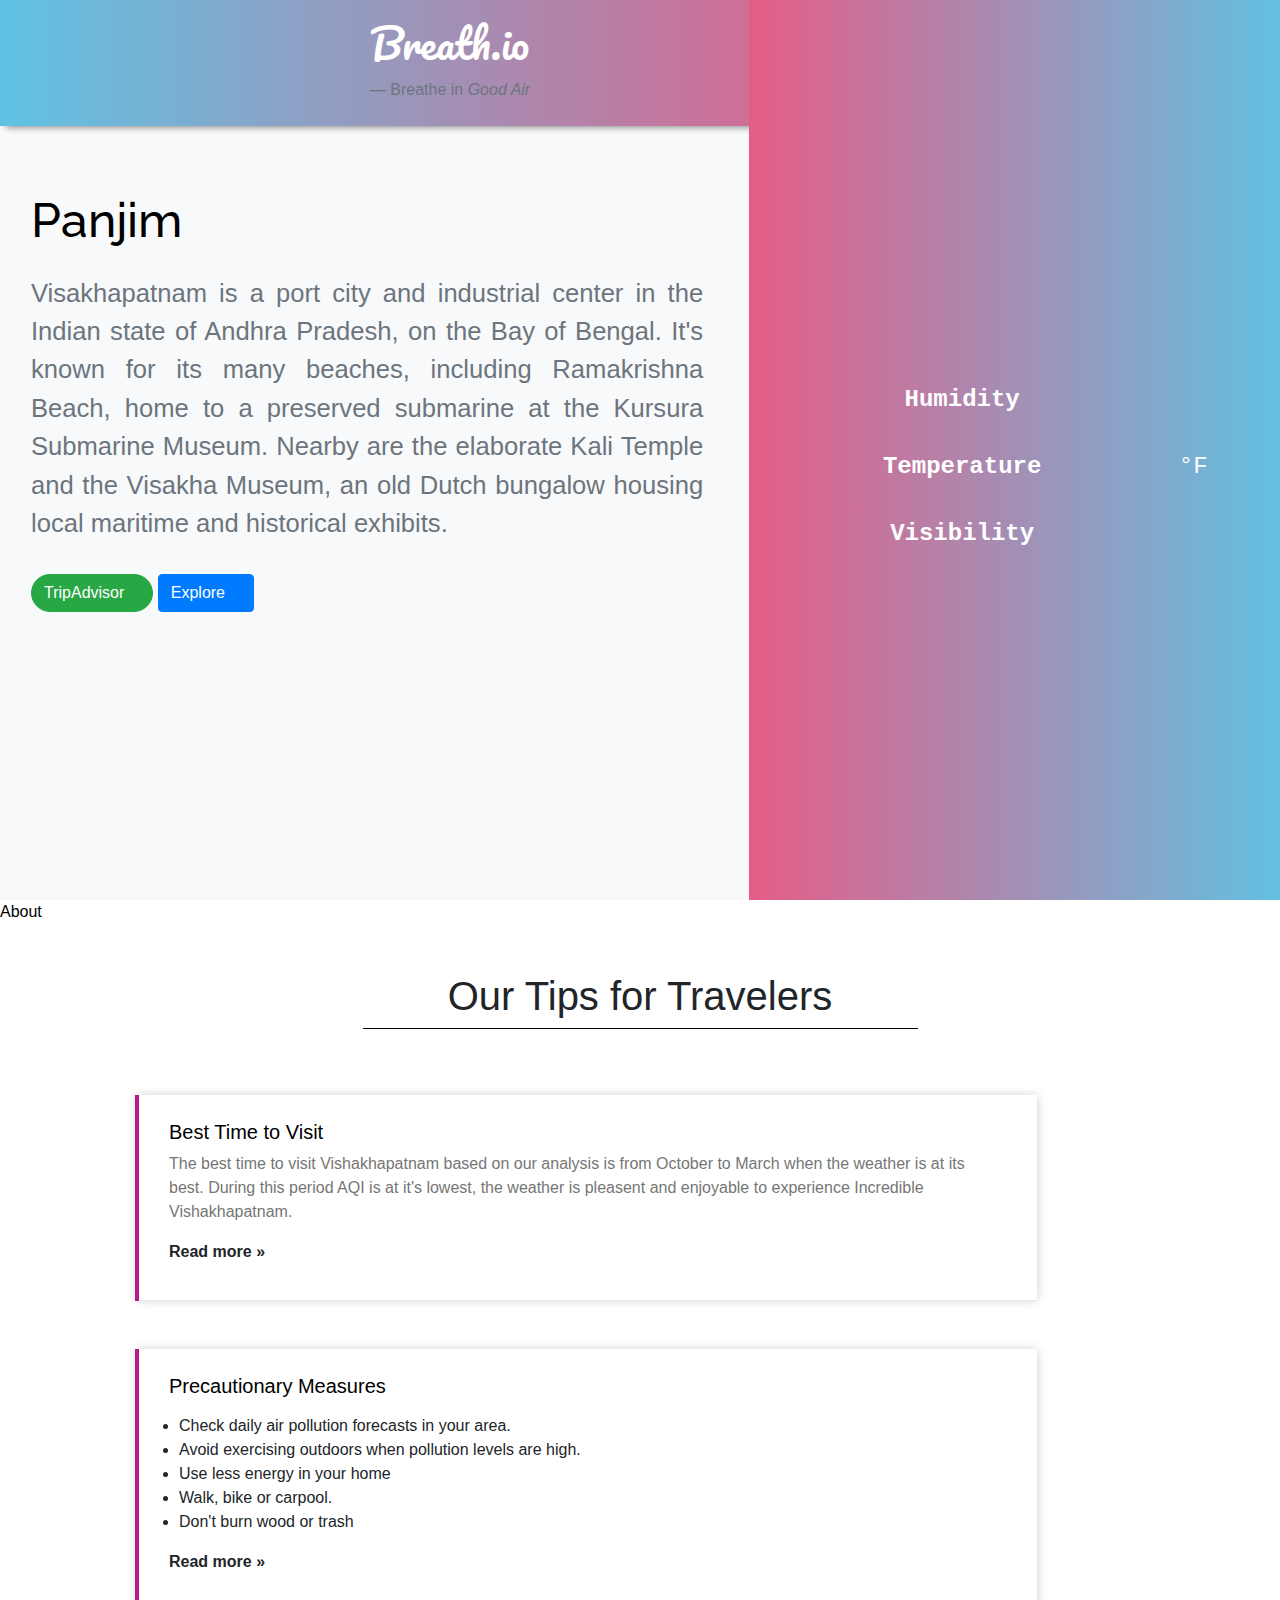
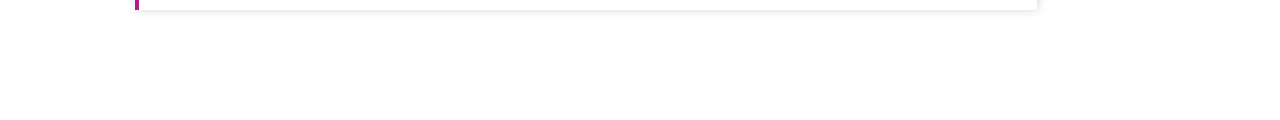
<file: visakhapatnam.html>
<html lang="en">
        <head>
            <meta charset="UTF-8">
            <meta name="viewport" content="width=device-width, initial-scale=1.0">
            <meta http-equiv="X-UA-Compatible" content="ie=edge">
            <title>Breathio</title>
            <link rel="stylesheet" href="css/city.css">
            <link rel="stylesheet" href="https://stackpath.bootstrapcdn.com/bootstrap/4.3.1/css/bootstrap.min.css" integrity="sha384-ggOyR0iXCbMQv3Xipma34MD+dH/1fQ784/j6cY/iJTQUOhcWr7x9JvoRxT2MZw1T" crossorigin="anonymous">
        </head>
        <body>
                <section class="intro">
                        <div class="row">
                             <div class="col-lg-7 col-sm-6 left bg-light">
                                    <nav class="navbar navbar-expand-sm navbar-dark bg-dark " style="width: 900px;">
                                            <div class="container">
                                                <blockquote class="blockquote ml-auto mr-auto">
                                                        <a class="navbar-brand ml-auto mr-auto" id="nav-title" href="index.html">
                                                            Breath.io
                                                        </a>
                                                        <footer class="blockquote-footer">Breathe in <cite title="Source Title">Good Air</cite></footer>
                                                </blockquote>
                                          </div>
                                     </nav>
                                     <div class="container">
                                            <div class="row" style="padding-top: 50px;">
                                                    <div class="col">
                                                        <div class="city-name p-3">
                                                                <h2>Panjim</h2>
                                                                <p class="text-justify text-secondary  mt-4" style="font-size: 1.6rem;">
                                                                        Visakhapatnam is a port city and industrial center in the Indian state of Andhra Pradesh, on the Bay of Bengal. It's known for its many beaches, including Ramakrishna Beach, home to a preserved submarine at the Kursura Submarine Museum. Nearby are the elaborate Kali Temple and the Visakha Museum, an old Dutch bungalow housing local maritime and historical exhibits.
                                                                </p>
                                                                <a class="btn btn-success  mt-3 btnOutline" href="https://www.tripadvisor.in/Tourism-g297588-Visakhapatnam_Visakhapatnam_District_Andhra_Pradesh-Vacations.html" style=" border-radius: 25px;">TripAdvisor<span class="px-2"><i class="fas fa-arrow-right"></i></span></a>
                                                                <a class="btn btn-primary  mt-3 btnOutline" href="#analyze" >Explore<span class="px-2"><i class="fas fa-arrow-right"></i></span></a> 
                                                        </div>
                                                        
                                                    </div>
                                                </div>
                                     </div>
                                    
                              </div>
                              <div class="col-lg-5 sol-sm-5 right" style="padding: 0;">
                                  <div class="overlay">
                                        <div class="location mt-5">
                                                <canvas class="icon" width="238" height="238"></canvas>                                       
                                         </div>
                                         <div class="description mt-3">
                                                <h4 class="temperature-description mt-3"></h4>
                                         </div>    
                                         <table class="table table-dark mt-5" style="background: transparent;">                                       
                                                <tbody>
                                                  <tr>                   
                                                    <td style="border: none;"></td>                          
                                                    <td class="text-center" style="border: none;"><p><b>Humidity</b></p></td>   
                                                                                             
                                                    <td class="pl-5"  style="border: none;"><p class="humidity"></p></td>         
                                                  </tr>
                                                  <tr>                     
                                                        <td style="border: none;"></td>                       
                                                        <td class="text-center" style="border: none;"><p><b>Temperature</b></p></td>                                                         
                                                        <td class="pl-5"  style="border: none;">
                                                            <p class="temp-section" style="cursor: pointer;">
                                                                <span class="temperature-degree"></span> 
                                                                <span class="temp-unit">°F</span>
                                                            </p>
                                                        </td>         
                                                  </tr>
                                                  <tr>    
                                                        <td style="border: none;"></td>                                           
                                                        <td class="text-center" style="border: none;"><p><b>Visibility</b></p></td>                                            
                                                        <td class="pl-5"  style="border: none;"><p class="Visibility"></p></td>               
                                                  </tr>
                                                </tbody>
                                              </table>
                                  </div>
                                
                              </div>
                        </div>
                    </section>
            
            
            
                          <section class="about">
                            <div>
                              <p>
                                About
                              </p>
                            </div>
                          </section>
                          <section>
                                <div class="container">
                                    <div class="header mt-5 mb-3 text-center" style="border-bottom: 1px solid black; width:50%; margin-left: auto; margin-right: auto;">
                                        <h1 class="display-5" >Our Tips for Travelers</h1>
                                        
                                    </div>
                                    <div class="row">
                                        
                                        <div class="col-lg-7">
                                              <div class="inner-wrapper">
                                                      <div class="article-preview">                                             
                                                        <h3 class="article-h1"><a href="">Best Time to Visit</a></h3> <!-- Artikelnamnet-->
                                                        <p class="article-p"> 
                                                              The best time to visit Vishakhapatnam based on  our analysis is from October to March when the weather is at its best. During this period AQI is at it's lowest, the weather is pleasent and enjoyable to experience Incredible Vishakhapatnam.
                                                        </p> 
                                                        
                                                        <p class="article-link"><a href="">Read more &raquo;</a></p> <!-- Ändra läknen till vald artikel-->
                                                        <div class="article-breaker"></div>
                                                      </div>
                                                   
                                                      <div class="article-preview mt-5">
                                                       
                                                        <h3 class="article-h1"><a href="">Precautionary Measures</a></h3> <!-- Artikelnamnet-->
                                                        <p class="article-p"> 
                                                              <ul >
                                                                      <li> Check daily air pollution forecasts in your area.</li>
                                                                      <li>Avoid exercising outdoors when pollution levels are high.</li>
                                                                      <li>Use less energy in your home</li>
                                                                      <li> Walk, bike or carpool.</li>
                                                                      <li> Don't burn wood or trash</li>
                                                                </ul>                                                   
                                                        </p> 
                                                        <p class="article-link"><a href="">Read more &raquo;</a></p>
                                                        <div class="article-breaker-last"></div>
                                                      </div>
                                                  </div>
                                        </div>
                                       
                                    </div>
                                </div>
                            </section>
                <script src="https://code.jquery.com/jquery-3.3.1.slim.min.js" integrity="sha384-q8i/X+965DzO0rT7abK41JStQIAqVgRVzpbzo5smXKp4YfRvH+8abtTE1Pi6jizo" crossorigin="anonymous"></script>
                <script src="https://cdnjs.cloudflare.com/ajax/libs/popper.js/1.14.7/umd/popper.min.js" integrity="sha384-UO2eT0CpHqdSJQ6hJty5KVphtPhzWj9WO1clHTMGa3JDZwrnQq4sF86dIHNDz0W1" crossorigin="anonymous"></script>  
                <script src="https://stackpath.bootstrapcdn.com/bootstrap/4.3.1/js/bootstrap.min.js" integrity="sha384-JjSmVgyd0p3pXB1rRibZUAYoIIy6OrQ6VrjIEaFf/nJGzIxFDsf4x0xIM+B07jRM" crossorigin="anonymous"></script>
                <script>
                        window.addEventListener('load',()=> {
                        let long;
                        let lat;
                        let temperatureDescription = document.querySelector('.temperature-description');
                        let temperatureDegree = document.querySelector('.temperature-degree');
                        let cityHumidity = document.querySelector('.humidity');
                        let cityVisibility = document.querySelector('.visibility');
                        let tempSection = document.querySelector('.temp-section');
                        let tempUnit = document.querySelector('.temp-unit');
                        if(navigator.geolocation){
                        navigator.geolocation.getCurrentPosition(position =>{
                            long =  83.218483;
                            lat = 17.686815;
                            
                            const proxy = `https://cors-anywhere.herokuapp.com/`;
                            const api = `${proxy}https://api.darksky.net/forecast/5033dc8cfdd06d9333da833a053425a7/${lat},${long}`;
        
                            fetch(api)
                            .then(response => {
                                return response.json();
                            })  //.then only works when we get a response from fetch
                            .then(data => {
                                console.log(data);
                                const {temperature, summary, icon, humidity, visibility} = data.currently;
                                //Set DOM Elements from API
                                cityHumidity.textContent = humidity;
                                temperatureDegree.textContent = temperature;
                                temperatureDescription.textContent = summary;
                                cityVisibility.textContent = visibility;
                                // Formula to convert into celsius
                                let celsius = (temperature - 32) * (5 / 9);
                                //Set Icons
                                setIcons(icon, document.querySelector('.icon'));
        
                                tempSection.addEventListener("click",()=> {
                                    if(tempUnit.textContent === "°F"){
                                    tempUnit.textContent = "°C";
                                    temperatureDegree.textContent = Math.floor(celsius);
                                    }else{
                                    tempUnit.textContent = "°F";
                                    temperatureDegree.textContent = temperature;
                                    }
                                });
                            });
                        });
                        
                        }
        
                        function setIcons(icon, iconID){
                            const skycons = new Skycons({color: 'white'});
                            const currentIcon = icon.replace(/-/g, "_").toUpperCase(); 
                            skycons.play();
                            return skycons.set(iconID, Skycons[currentIcon]);
                        }
                    });
        
                </script>
                <script src="skycons.js"></script>
            </body>
            </html>
</file>
<file: css/city.css>
@import url('https://fonts.googleapis.com/css?family=Pacifico');
    @import url('https://fonts.googleapis.com/css?family=Montserrat');
    @import url('https://fonts.googleapis.com/css?family=Raleway&display=swap');


    html{
        margin: 0;
        padding: 0;
        overflow-x: hidden;
        height:100%;
    }
    .navbar {
        width: 900px;
        -webkit-box-shadow: 0 8px 6px -6px #999;
        -moz-box-shadow: 0 8px 6px -6px #999;
        box-shadow: 0 8px 6px -6px #999;
        /* the rest of your styling */
        background: #E55D87;  /* fallback for old browsers */
        background: -webkit-linear-gradient(to right, #5FC3E4, #E55D87);  /* Chrome 10-25, Safari 5.1-6 */
        background: linear-gradient(to right, #5FC3E4, #E55D87); /* W3C, IE 10+/ Edge, Firefox 16+, Chrome 26+, Opera 12+, Safari 7+ */
    }

    #nav-title
    {
        font-family: 'Pacifico', cursive;
        font-size: 2.5rem;
    }

    body{
        height:100%;
    }
    .intro{
        height:auto;
    }
    
    .left{
    
        background-color:#f8f9fa;
        height : auto;
        color : #000;
    
    }
    .right{
        display : flex;
        justify-content : center;   
        background-image: url(../img/qutb-minarjpg.jpg);
        background-repeat: no-repeat;
        background-size: cover;
        background-position: center;
        background-color:blue;
        height : 100vh;
        color : #FFF;
    }
    
    .overlay{
        
        padding: 0;
        height : 100vh;
        opacity: 1;
        width: 100%;
        background: #E55D87;  /* fallback for old browsers */
        background: -webkit-linear-gradient(to left, #5FC3E4, #E55D87);  /* Chrome 10-25, Safari 5.1-6 */
        background: linear-gradient(to left, #5FC3E4, #E55D87); /* W3C, IE 10+/ Edge, Firefox 16+, Chrome 26+, Opera 12+, Safari 7+ */
    
    }

    .location,.description{
        justify-content: center;
        align-items: center;
        display: flex;
    }

    table{
        font-size: 1.5rem;
        font-family: monospace;
    }

  .city-name h2{
    font-family: 'Raleway', sans-serif;
    font-size: 3rem;
  }
 
.quote{
  color: #fff;
}
  .about{   
    
    background-color:#fff;
    color : #000;
    height:auto;
  }
  .article-h1 a {
    color:black;
    text-align:left !important;
  }
  
  .article-h1 a:hover {
    color:black;
  }
  
  .article-h1 a:visited {
    color:black;
  }
  
  .inner-wrapper {
    padding:50px;
    margin-bottom: 60px;
  }
  
  .article-preview{
    background-color:white;
    margin-left:auto;
    margin-right:auto;
    box-shadow: 0.5px 0.10px 10px -1px #ccc;
    border-left:4px solid #B71A8B;
    cursor:pointer;
  }
  
  @media (min-width: 1024px){
    .article-preview{
    background-color:white;
    min-width:902px;
    max-width:50%;
    margin-left:auto;
    margin-right:auto;
  }
  }
  
  @media (min-width: 1280px){
    .article-preview{
    background-color:white;
    min-width:902px;
    max-width:50%;
    margin-left:auto;
    margin-right:auto;
      transition:.2s;
  }
    
    .article-preview:hover{
    transform:scale(1.02);
  }
  }
  
  @media (max-width: 768px){
    .article-preview{
    background-color:white;
    width:100%;
    margin-left:auto;
    margin-right:auto;
  }
    .inner-wrapper {
      padding:50px 10px;
      margin-bottom: -60px;
  }
  }
  
  .article-h1,
  .article-p,
  .article-link,
  .article-date{
    text-align: left !important;
    margin-left:30px !important;
    margin-right:30px !important;
    font-family: 'Sunflower', sans-serif;
  }
  
  .full-wrapper a {
    text-decoration: none;
  }
  
  .article-date {
    margin-bottom: -20px;
    padding-top: 25px;
    font-weight:normal;
    color:#767676;
    font-size:15px;
  }
  
  .article-h1{
    font-size:20px !important;
    padding-top:25px;
  }
  
  .article-p {
    color:#767676;
    font-weight:normal;
    max-width:90%;
  }
  
  .article-link a {
    margin-top:10px;
    color:#212529 !important;
    font-weight:bold;
  }
  
  .article-link:hover a {
    color:#212529 ;
  }
  
  .article-breaker{
    border-bottom:1px solid #E8E8E8;
    padding-top:20px;
  }
  
  .article-breaker-last {
    padding-top:20px;
  }
/*    ######     Responsive     #####    */
@media screen and (max-width: 748px) {
    .navbar{
      width: 425px;
    }
  } 

  .footer{
    margin-top: 25px;
    width: 100%;
    }
    .copyright{
    color:#cccccc;
    font-size:24px;
    padding: 15px;
    font-family: 'Pacifico', cursive;
    display:block;
    text-align:center;
    }
</file>
